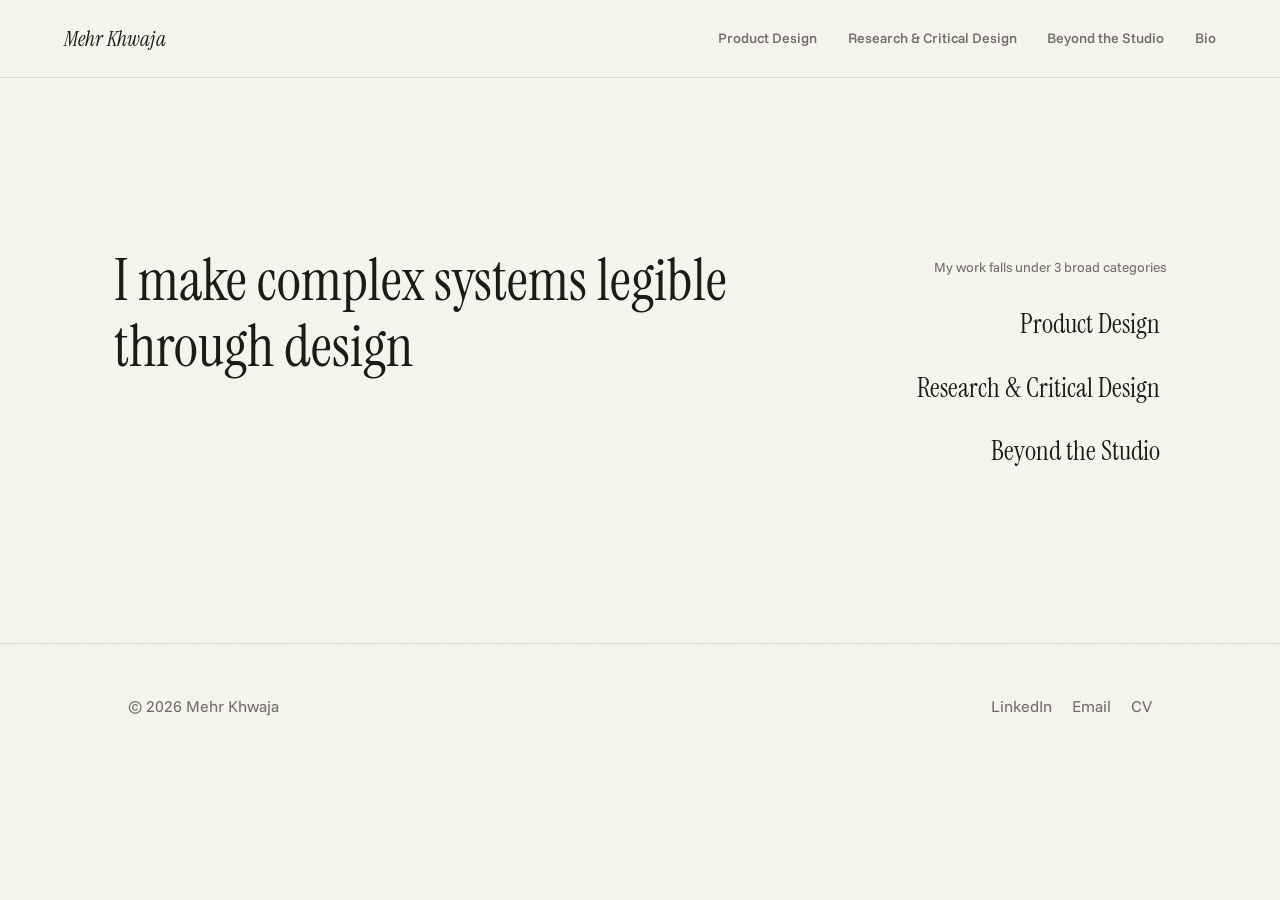
<file: index.html>
<!DOCTYPE html>
<html lang="en">
<head>
<meta charset="UTF-8" />
<meta name="viewport" content="width=device-width, initial-scale=1.0" />
<title>Mehr Khwaja | Product Designer</title>
<meta name="description" content="Mehr Khwaja is a product designer and Fulbright Scholar who makes complex systems legible through design." />
<link rel="preconnect" href="https://fonts.googleapis.com">
<link rel="preconnect" href="https://fonts.gstatic.com" crossorigin>
<link href="https://fonts.googleapis.com/css2?family=Funnel+Sans:ital,wght@0,300..800;1,300..800&family=Instrument+Serif:ital@0;1&display=swap" rel="stylesheet">
<link rel="stylesheet" href="css/style.css" />
</head>
<body class="home-page">

<canvas id="bloom-canvas"></canvas>

<header class="site-nav">
  <a class="logo" href="index.html">Mehr Khwaja</a>
  <nav>
    <a href="product-design/index.html">Product Design</a>
    <a href="research/index.html">Research &amp; Critical Design</a>
    <a href="beyond-the-studio.html">Beyond the Studio</a>
    <a href="bio.html">Bio</a>
  </nav>
</header>

<div class="hero-canvas-wrap">
  <div class="home-hero">
    <h1 id="cycling-heading" class="cycling-heading">I make complex systems legible through design</h1>

    <div class="category-block">
      <p class="category-label">My work falls under 3 broad categories</p>
      <div class="category-list">
        <a href="product-design/index.html" style="--accent: var(--c3);">Product Design</a>
        <a href="research/index.html" style="--accent: var(--c7);">Research &amp; Critical Design</a>
        <a href="beyond-the-studio.html" style="--accent: var(--c6);">Beyond the Studio</a>
      </div>
    </div>
  </div>
</div>

<footer class="site-footer">
  <div class="wrap">
    <span class="muted">© 2026 Mehr Khwaja</span>
    <div style="display:flex; gap:20px;">
      <a href="https://www.linkedin.com/in/mehr-khwaja">LinkedIn</a>
      <a href="mailto:mehrkhwaja@gmail.com">Email</a>
      <a href="https://drive.google.com/file/d/1a8_d9MdsiZJ3KASTmUxzfw3oaV_guRx1/view?usp=sharing">CV</a>
    </div>
  </div>
</footer>

<script src="js/orb.js"></script>
<script src="js/heading-cycle.js"></script>
</body>
</html>
</file>
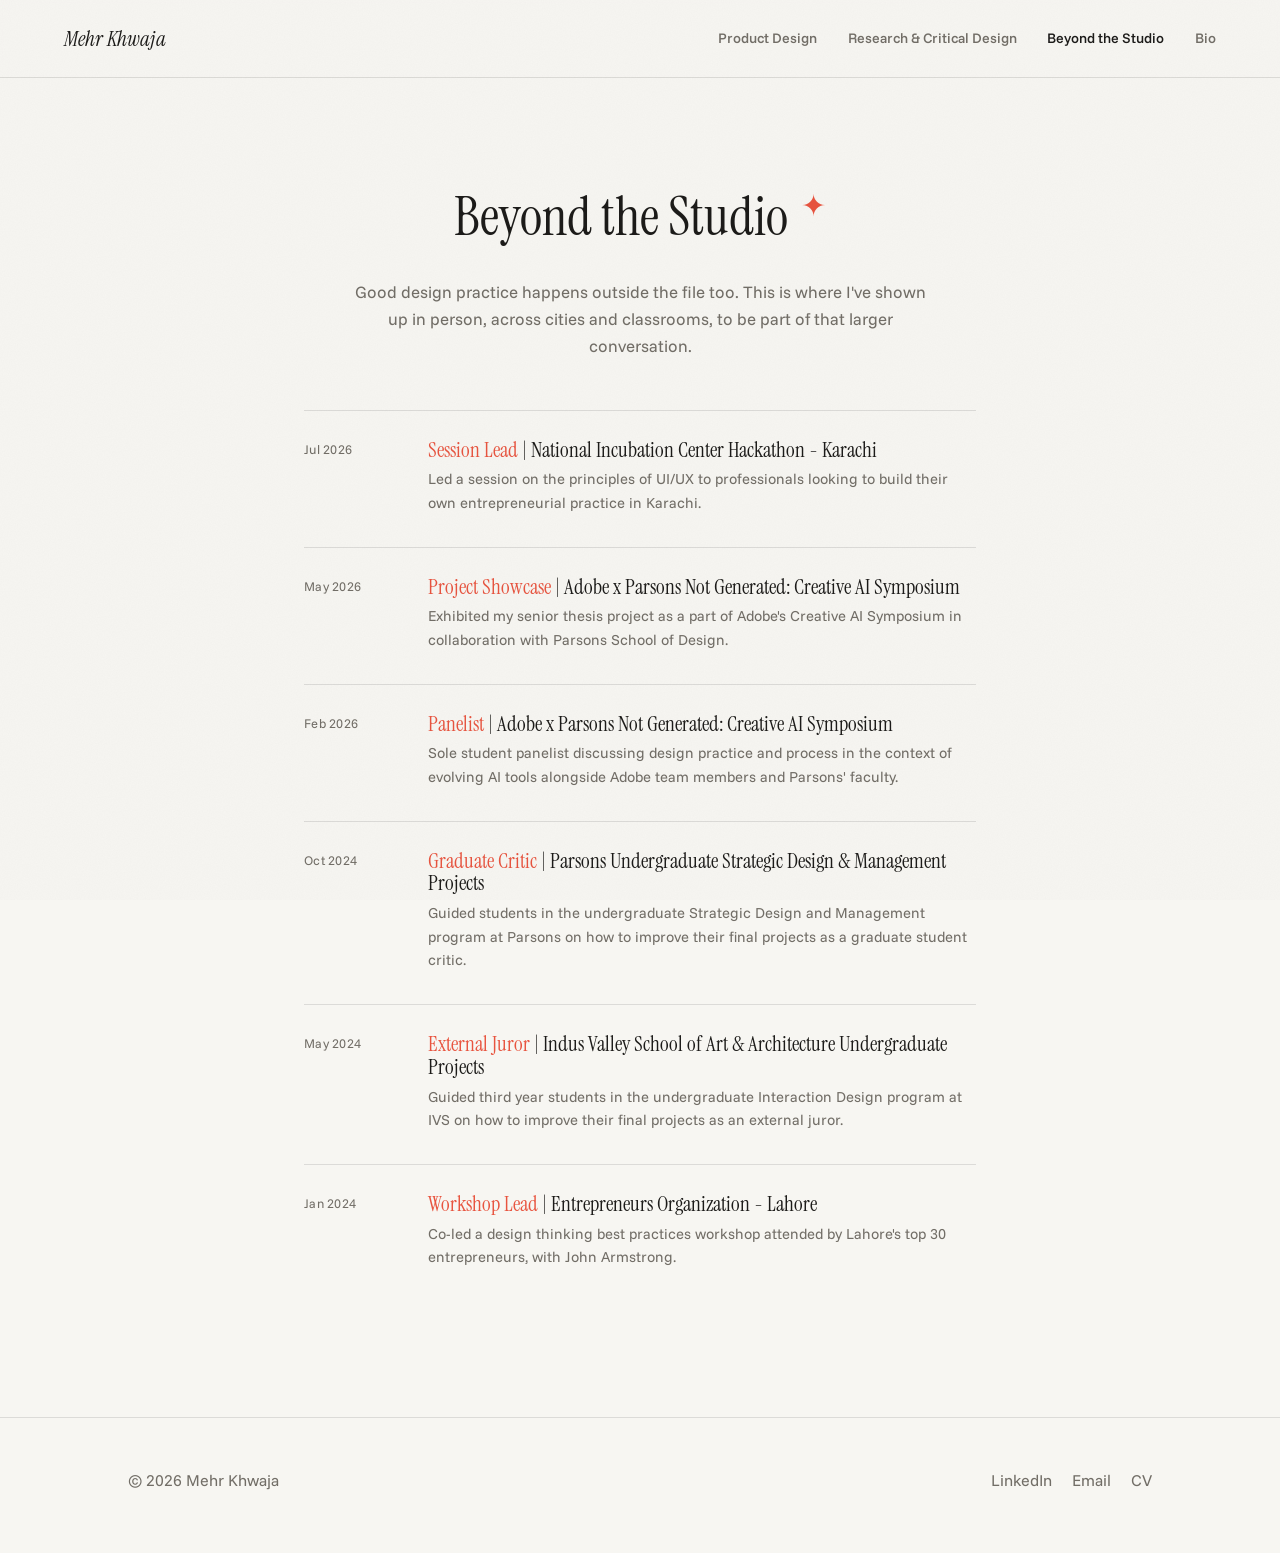
<file: beyond-the-studio.html>
<!DOCTYPE html>
<html lang="en">
<head>
<meta charset="UTF-8" />
<meta name="viewport" content="width=device-width, initial-scale=1.0" />
<title>Beyond the Studio | Mehr Khwaja</title>
<link rel="preconnect" href="https://fonts.googleapis.com">
<link rel="preconnect" href="https://fonts.gstatic.com" crossorigin>
<link href="https://fonts.googleapis.com/css2?family=Funnel+Sans:ital,wght@0,300..800;1,300..800&family=Instrument+Serif:ital@0;1&display=swap" rel="stylesheet">
<link rel="stylesheet" href="css/style.css" />
</head>
<body>

<header class="site-nav">
  <a class="logo" href="index.html">Mehr Khwaja</a>
  <nav>
    <a href="product-design/index.html">Product Design</a>
    <a href="research/index.html">Research &amp; Critical Design</a>
    <a href="beyond-the-studio.html" class="active">Beyond the Studio</a>
    <a href="bio.html">Bio</a>
  </nav>
</header>

<div class="landing-header">
  <h1>Beyond the Studio <span class="spark" style="color:var(--c6);">✦</span></h1>
  <p class="lede">Good design practice happens outside the file too. This is where I've shown up in person, across cities and classrooms, to be part of that larger conversation.</p>
</div>

<div class="timeline">

  <div class="timeline-item">
    <div class="date">Jul 2026</div>
    <div>
      <h3><span class="role">Session Lead</span> <span class="org">| National Incubation Center Hackathon - Karachi</span></h3>
      <p>Led a session on the principles of UI/UX to professionals looking to build their own entrepreneurial practice in Karachi.</p>
    </div>
  </div>

  <div class="timeline-item">
    <div class="date">May 2026</div>
    <div>
      <h3><span class="role">Project Showcase</span> <span class="org">| Adobe x Parsons Not Generated: Creative AI Symposium</span></h3>
      <p>Exhibited my senior thesis project as a part of Adobe's Creative AI Symposium in collaboration with Parsons School of Design.</p>
    </div>
  </div>

  <div class="timeline-item">
    <div class="date">Feb 2026</div>
    <div>
      <h3><span class="role">Panelist</span> <span class="org">| Adobe x Parsons Not Generated: Creative AI Symposium</span></h3>
      <p>Sole student panelist discussing design practice and process in the context of evolving AI tools alongside Adobe team members and Parsons' faculty.</p>
    </div>
  </div>

  <div class="timeline-item">
    <div class="date">Oct 2024</div>
    <div>
      <h3><span class="role">Graduate Critic</span> <span class="org">| Parsons Undergraduate Strategic Design &amp; Management Projects</span></h3>
      <p>Guided students in the undergraduate Strategic Design and Management program at Parsons on how to improve their final projects as a graduate student critic.</p>
    </div>
  </div>

  <div class="timeline-item">
    <div class="date">May 2024</div>
    <div>
      <h3><span class="role">External Juror</span> <span class="org">| Indus Valley School of Art &amp; Architecture Undergraduate Projects</span></h3>
      <p>Guided third year students in the undergraduate Interaction Design program at IVS on how to improve their final projects as an external juror.</p>
    </div>
  </div>

  <div class="timeline-item">
    <div class="date">Jan 2024</div>
    <div>
      <h3><span class="role">Workshop Lead</span> <span class="org">| Entrepreneurs Organization - Lahore</span></h3>
      <p>Co-led a design thinking best practices workshop attended by Lahore's top 30 entrepreneurs, with John Armstrong.</p>
    </div>
  </div>

</div>

<footer class="site-footer">
  <div class="wrap">
    <span class="muted">© 2026 Mehr Khwaja</span>
    <div style="display:flex; gap:20px;">
      <a href="https://www.linkedin.com/in/mehr-khwaja">LinkedIn</a>
      <a href="mailto:mehrkhwaja@gmail.com">Email</a>
      <a href="https://drive.google.com/file/d/1a8_d9MdsiZJ3KASTmUxzfw3oaV_guRx1/view?usp=sharing">CV</a>
    </div>
  </div>
</footer>

</body>
</html>
</file>
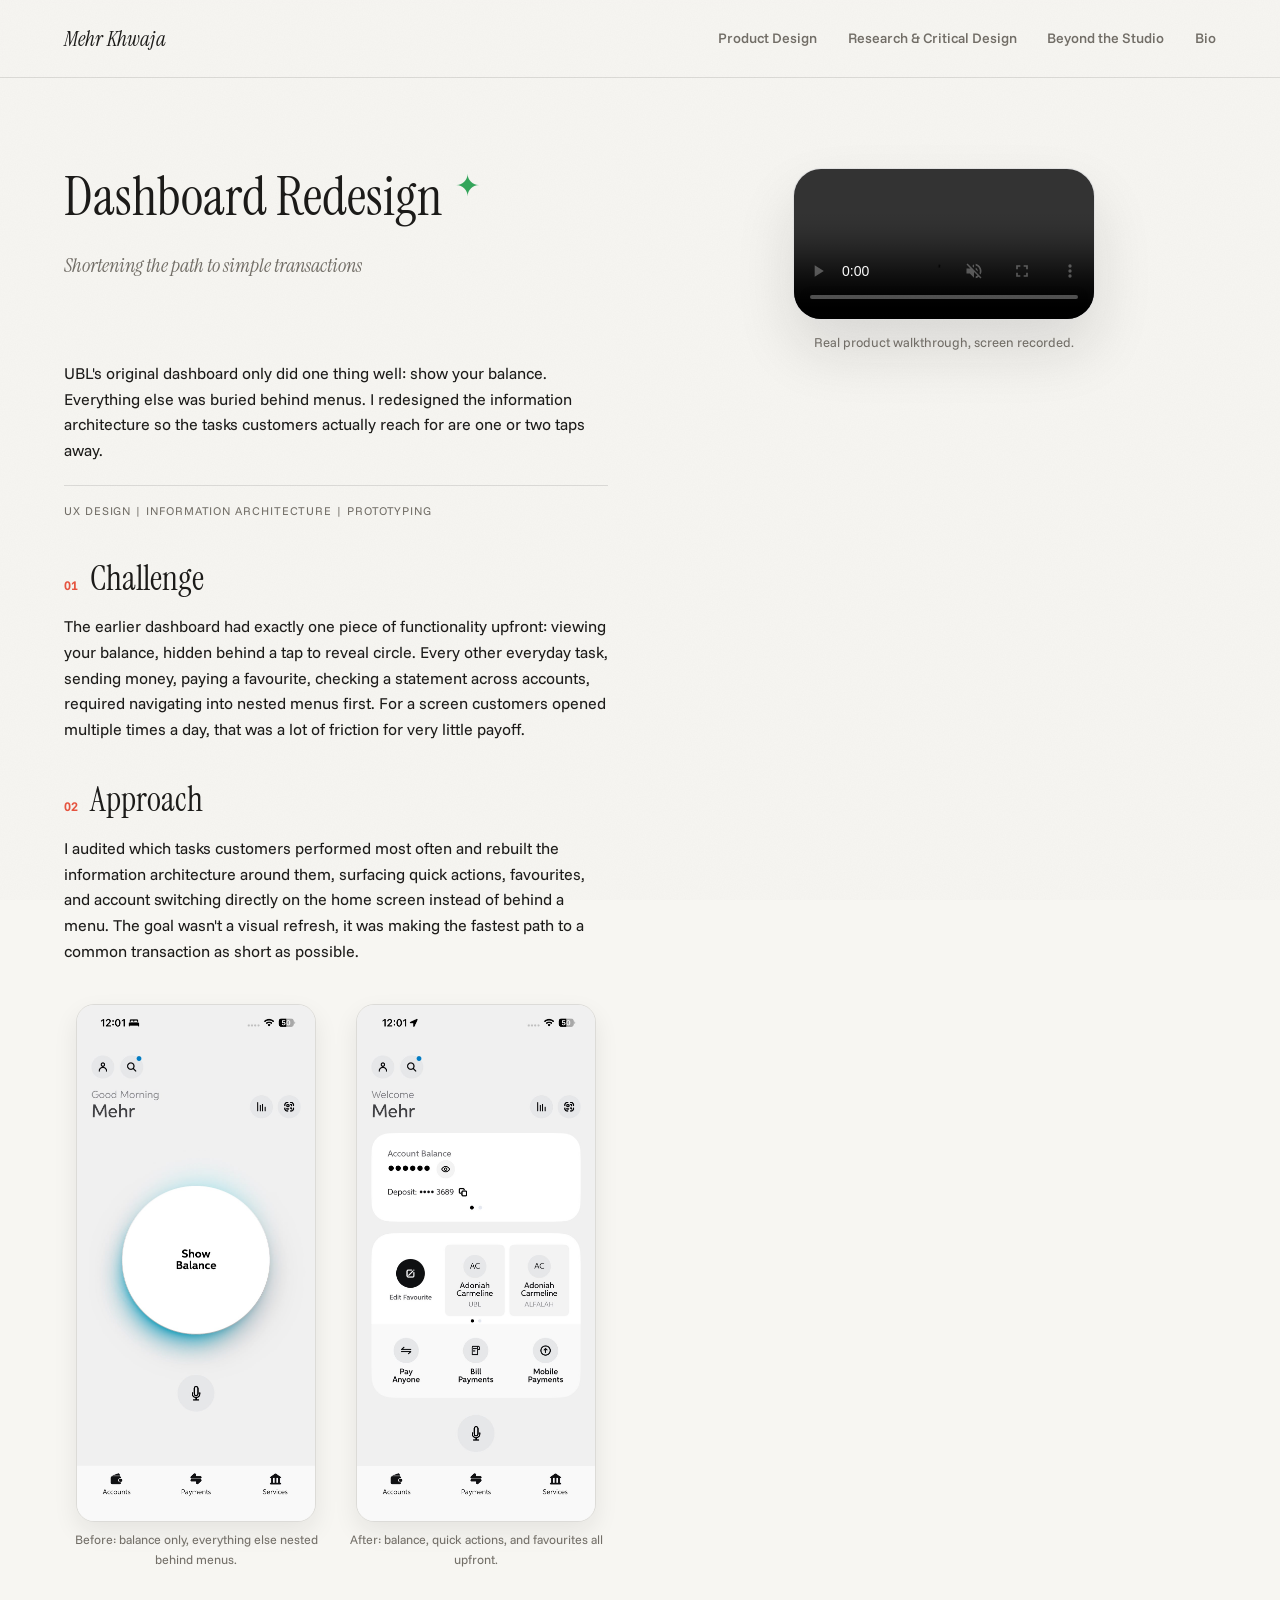
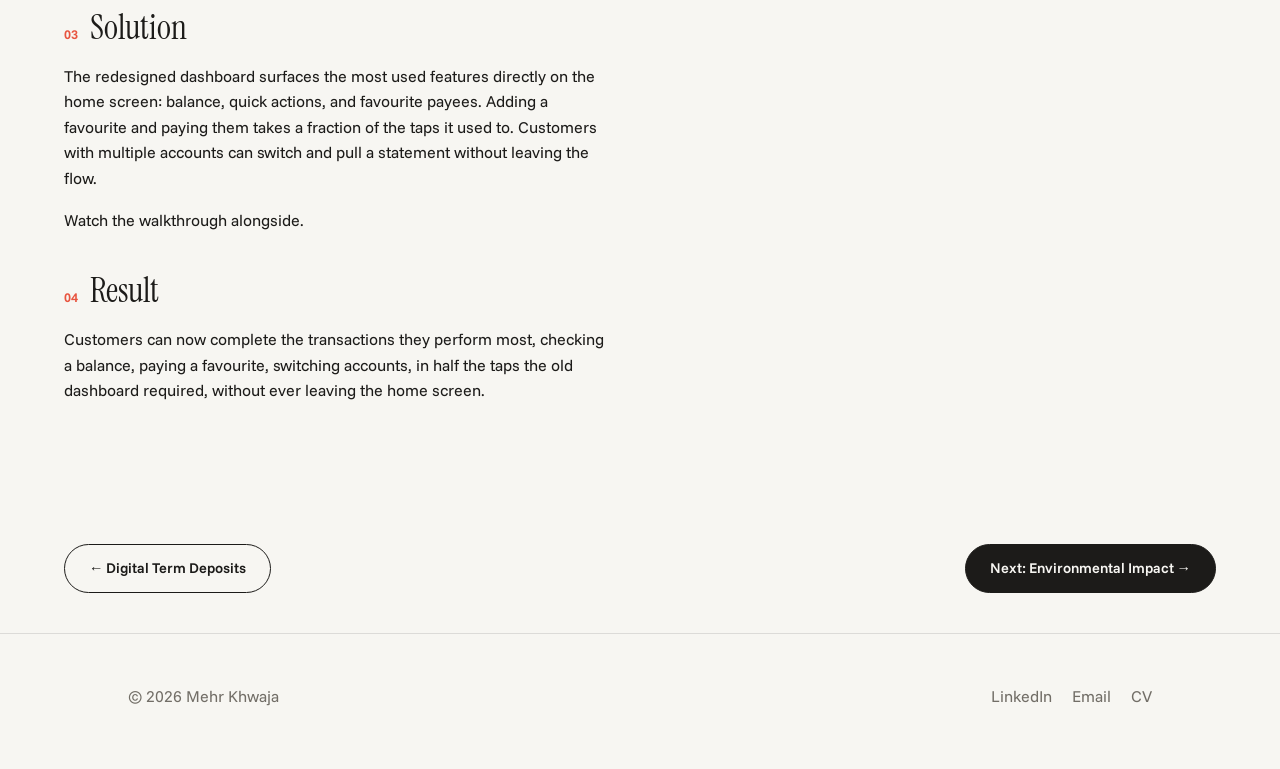
<file: product-design/dashboard-redesign.html>
<!DOCTYPE html>
<html lang="en">
<head>
<meta charset="UTF-8" />
<meta name="viewport" content="width=device-width, initial-scale=1.0" />
<title>Dashboard Redesign | Mehr Khwaja</title>
<link rel="preconnect" href="https://fonts.googleapis.com">
<link rel="preconnect" href="https://fonts.gstatic.com" crossorigin>
<link href="https://fonts.googleapis.com/css2?family=Funnel+Sans:ital,wght@0,300..800;1,300..800&family=Instrument+Serif:ital@0;1&display=swap" rel="stylesheet">
<link rel="stylesheet" href="../css/style.css" />
</head>
<body>

<header class="site-nav">
  <a class="logo" href="../index.html">Mehr Khwaja</a>
  <nav>
    <a href="index.html">Product Design</a>
    <a href="../research/index.html">Research &amp; Critical Design</a>
    <a href="../beyond-the-studio.html">Beyond the Studio</a>
    <a href="../bio.html">Bio</a>
  </nav>
</header>

<div class="cs-layout cs-layout--video">
  <div class="cs-title-block">
    <h1>Dashboard Redesign <span class="spark" style="color:var(--c5);">✦</span></h1>
    <p class="cs-subtitle">Shortening the path to simple transactions</p>
  </div>

  <div class="cs-col-media">
    <video class="cs-proto-video" src="../videos/dashboard-walkthrough.mp4" controls autoplay muted loop playsinline></video>
    <p class="cs-caption">Real product walkthrough, screen recorded.</p>
  </div>

  <div class="cs-text-rest">
    <p class="cs-lede">UBL's original dashboard only did one thing well: show your balance. Everything else was buried behind menus. I redesigned the information architecture so the tasks customers actually reach for are one or two taps away.</p>

    <hr class="cs-divider-line" />
    <div class="cs-skills">UX DESIGN | INFORMATION ARCHITECTURE | PROTOTYPING</div>

    <div class="cs-block">
      <h2><span class="step-num">01</span> Challenge</h2>
      <p>The earlier dashboard had exactly one piece of functionality upfront: viewing your balance, hidden behind a tap to reveal circle. Every other everyday task, sending money, paying a favourite, checking a statement across accounts, required navigating into nested menus first. For a screen customers opened multiple times a day, that was a lot of friction for very little payoff.</p>
    </div>

    <div class="cs-block">
      <h2><span class="step-num">02</span> Approach</h2>
      <p>I audited which tasks customers performed most often and rebuilt the information architecture around them, surfacing quick actions, favourites, and account switching directly on the home screen instead of behind a menu. The goal wasn't a visual refresh, it was making the fastest path to a common transaction as short as possible.</p>
    </div>

    <div class="cs-block">
      <div class="before-after">
        <figure>
          <img class="before-after-photo" src="../OldDashboard.jpeg" alt="Old UBL dashboard" />
          <figcaption>Before: balance only, everything else nested behind menus.</figcaption>
        </figure>
        <figure>
          <img class="before-after-photo" src="../NewDashboard.jpeg" alt="Redesigned UBL dashboard" />
          <figcaption>After: balance, quick actions, and favourites all upfront.</figcaption>
        </figure>
      </div>
    </div>

    <div class="cs-block">
      <h2><span class="step-num">03</span> Solution</h2>
      <p>The redesigned dashboard surfaces the most used features directly on the home screen: balance, quick actions, and favourite payees. Adding a favourite and paying them takes a fraction of the taps it used to. Customers with multiple accounts can switch and pull a statement without leaving the flow.</p>
      <p>Watch the walkthrough alongside.</p>
    </div>

    <div class="cs-block">
      <h2><span class="step-num">04</span> Result</h2>
      <p>Customers can now complete the transactions they perform most, checking a balance, paying a favourite, switching accounts, in half the taps the old dashboard required, without ever leaving the home screen.</p>
    </div>
  </div>
</div>

<div class="cs-footer-nav">
  <a class="btn ghost" href="term-deposits.html">← Digital Term Deposits</a>
  <a class="btn" href="environmental-impact.html">Next: Environmental Impact →</a>
</div>

<footer class="site-footer">
  <div class="wrap">
    <span class="muted">© 2026 Mehr Khwaja</span>
    <div style="display:flex; gap:20px;">
      <a href="https://www.linkedin.com/in/mehr-khwaja">LinkedIn</a>
      <a href="mailto:mehrkhwaja@gmail.com">Email</a>
      <a href="https://drive.google.com/file/d/1a8_d9MdsiZJ3KASTmUxzfw3oaV_guRx1/view?usp=sharing">CV</a>
    </div>
  </div>
</footer>

</body>
</html>
</file>
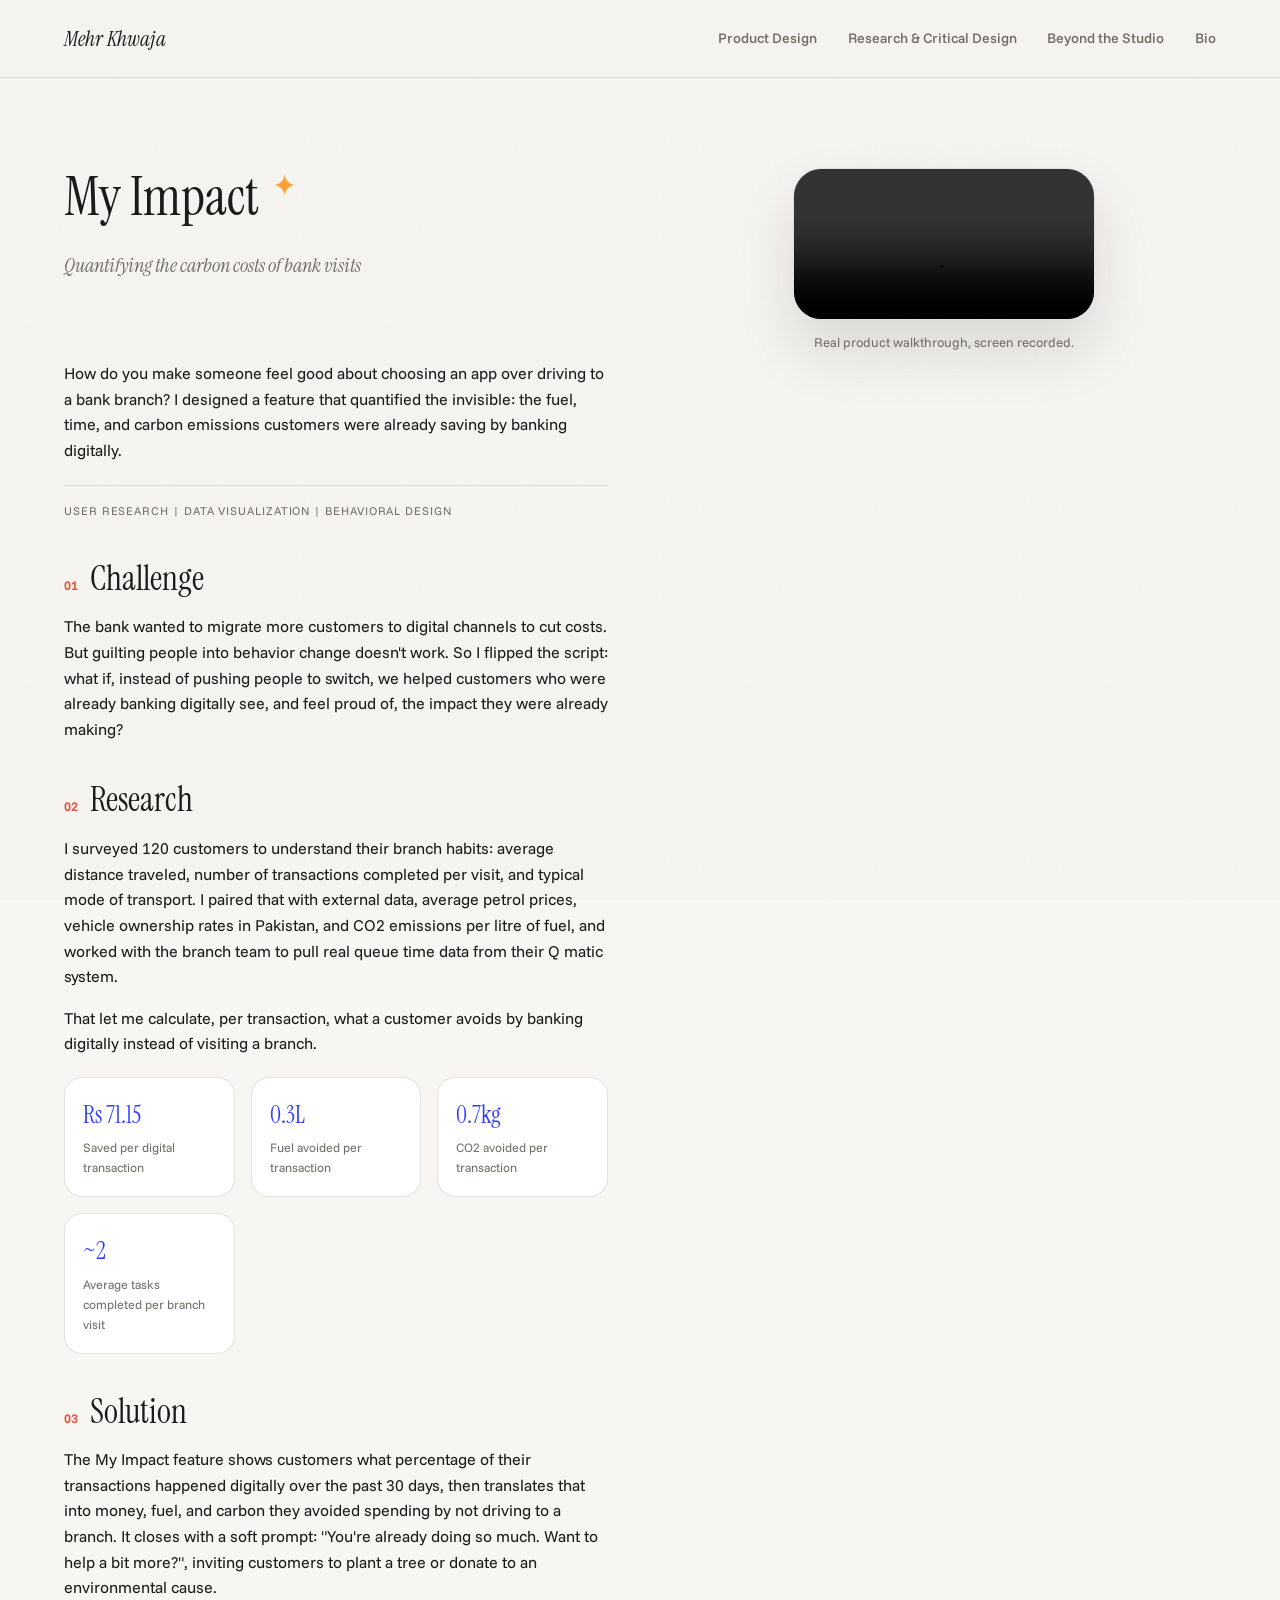
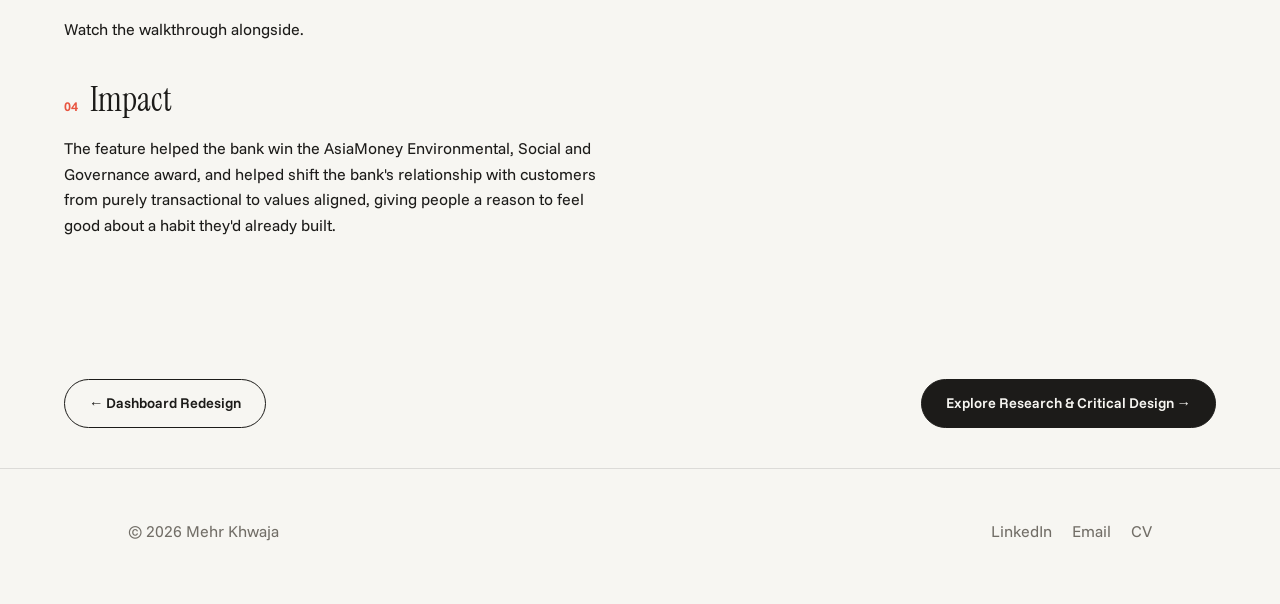
<file: product-design/environmental-impact.html>
<!DOCTYPE html>
<html lang="en">
<head>
<meta charset="UTF-8" />
<meta name="viewport" content="width=device-width, initial-scale=1.0" />
<title>My Impact | Mehr Khwaja</title>
<link rel="preconnect" href="https://fonts.googleapis.com">
<link rel="preconnect" href="https://fonts.gstatic.com" crossorigin>
<link href="https://fonts.googleapis.com/css2?family=Funnel+Sans:ital,wght@0,300..800;1,300..800&family=Instrument+Serif:ital@0;1&display=swap" rel="stylesheet">
<link rel="stylesheet" href="../css/style.css" />
</head>
<body>

<header class="site-nav">
  <a class="logo" href="../index.html">Mehr Khwaja</a>
  <nav>
    <a href="index.html">Product Design</a>
    <a href="../research/index.html">Research &amp; Critical Design</a>
    <a href="../beyond-the-studio.html">Beyond the Studio</a>
    <a href="../bio.html">Bio</a>
  </nav>
</header>

<div class="cs-layout cs-layout--video">
  <div class="cs-title-block">
    <h1>My Impact <span class="spark" style="color:var(--c4);">✦</span></h1>
    <p class="cs-subtitle">Quantifying the carbon costs of bank visits</p>
  </div>

  <div class="cs-col-media">
    <video class="cs-proto-video" src="../videos/environmental-impact-walkthrough.mp4" controls autoplay muted loop playsinline></video>
    <p class="cs-caption">Real product walkthrough, screen recorded.</p>
  </div>

  <div class="cs-text-rest">
    <p class="cs-lede">How do you make someone feel good about choosing an app over driving to a bank branch? I designed a feature that quantified the invisible: the fuel, time, and carbon emissions customers were already saving by banking digitally.</p>

    <hr class="cs-divider-line" />
    <div class="cs-skills">USER RESEARCH | DATA VISUALIZATION | BEHAVIORAL DESIGN</div>

    <div class="cs-block">
      <h2><span class="step-num">01</span> Challenge</h2>
      <p>The bank wanted to migrate more customers to digital channels to cut costs. But guilting people into behavior change doesn't work. So I flipped the script: what if, instead of pushing people to switch, we helped customers who were already banking digitally see, and feel proud of, the impact they were already making?</p>
    </div>

    <div class="cs-block">
      <h2><span class="step-num">02</span> Research</h2>
      <p>I surveyed 120 customers to understand their branch habits: average distance traveled, number of transactions completed per visit, and typical mode of transport. I paired that with external data, average petrol prices, vehicle ownership rates in Pakistan, and CO2 emissions per litre of fuel, and worked with the branch team to pull real queue time data from their Q matic system.</p>
      <p>That let me calculate, per transaction, what a customer avoids by banking digitally instead of visiting a branch.</p>
      <div class="cs-stat-row">
        <div class="cs-stat"><div class="num">Rs 71.15</div><div class="label">Saved per digital transaction</div></div>
        <div class="cs-stat"><div class="num">0.3L</div><div class="label">Fuel avoided per transaction</div></div>
        <div class="cs-stat"><div class="num">0.7kg</div><div class="label">CO2 avoided per transaction</div></div>
        <div class="cs-stat"><div class="num">~2</div><div class="label">Average tasks completed per branch visit</div></div>
      </div>
    </div>

    <div class="cs-block">
      <h2><span class="step-num">03</span> Solution</h2>
      <p>The My Impact feature shows customers what percentage of their transactions happened digitally over the past 30 days, then translates that into money, fuel, and carbon they avoided spending by not driving to a branch. It closes with a soft prompt: "You're already doing so much. Want to help a bit more?", inviting customers to plant a tree or donate to an environmental cause.</p>
      <p>Watch the walkthrough alongside.</p>
    </div>

    <div class="cs-block">
      <h2><span class="step-num">04</span> Impact</h2>
      <p>The feature helped the bank win the AsiaMoney Environmental, Social and Governance award, and helped shift the bank's relationship with customers from purely transactional to values aligned, giving people a reason to feel good about a habit they'd already built.</p>
    </div>
  </div>
</div>

<div class="cs-footer-nav">
  <a class="btn ghost" href="dashboard-redesign.html">← Dashboard Redesign</a>
  <a class="btn" href="../research/index.html">Explore Research &amp; Critical Design →</a>
</div>

<footer class="site-footer">
  <div class="wrap">
    <span class="muted">© 2026 Mehr Khwaja</span>
    <div style="display:flex; gap:20px;">
      <a href="https://www.linkedin.com/in/mehr-khwaja">LinkedIn</a>
      <a href="mailto:mehrkhwaja@gmail.com">Email</a>
      <a href="https://drive.google.com/file/d/1a8_d9MdsiZJ3KASTmUxzfw3oaV_guRx1/view?usp=sharing">CV</a>
    </div>
  </div>
</footer>

</body>
</html>
</file>
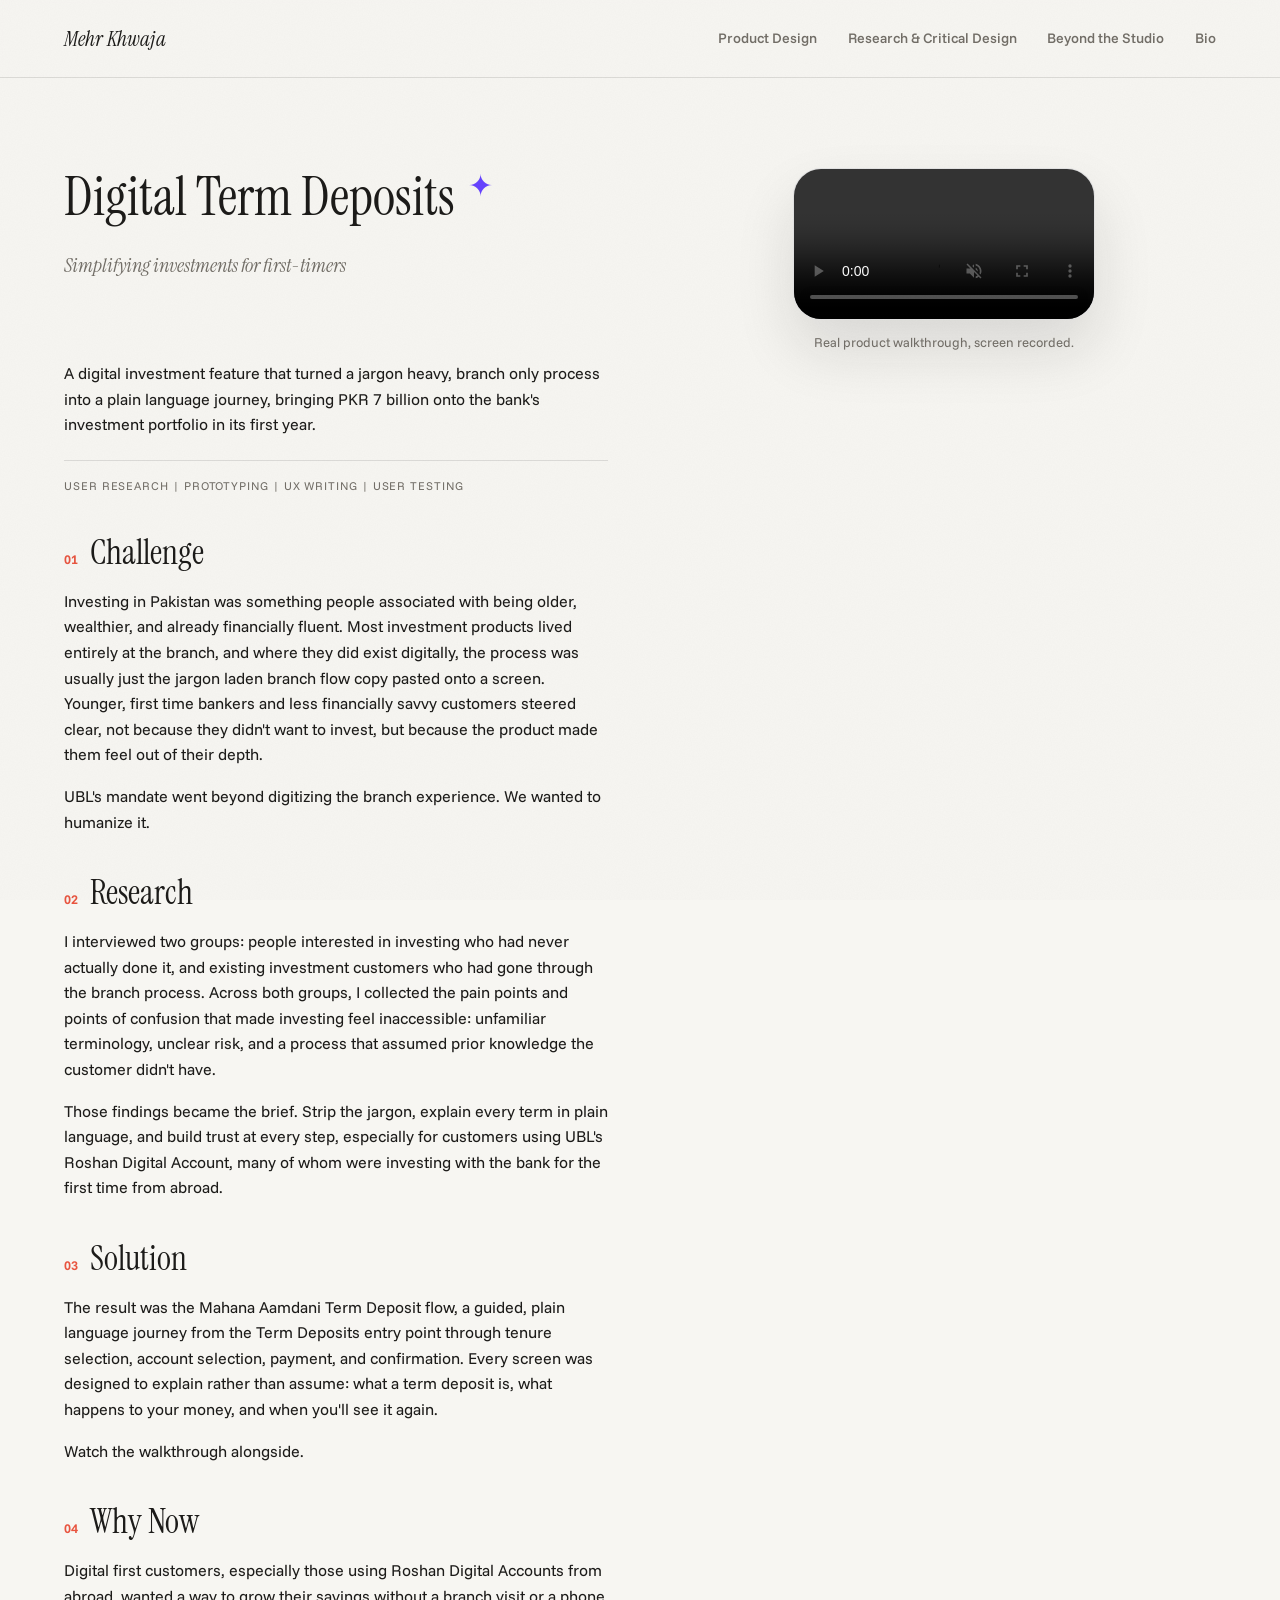
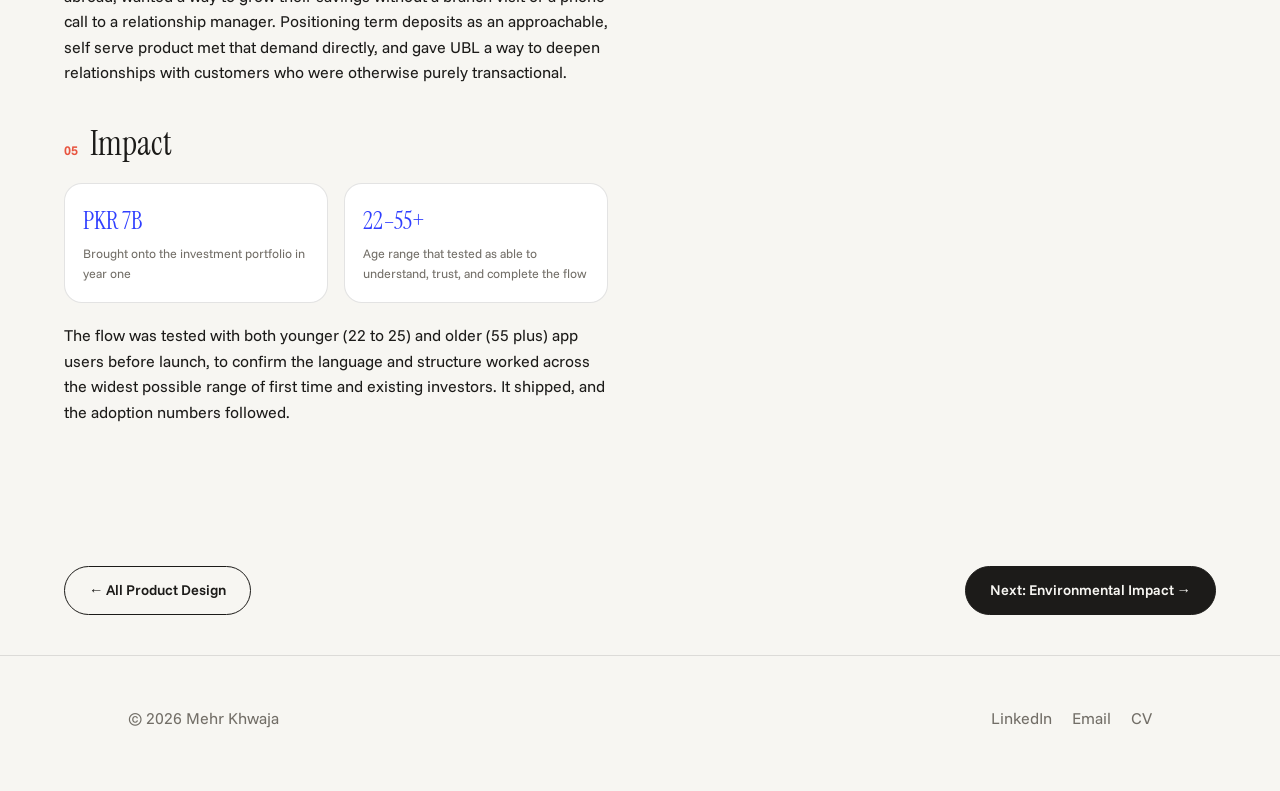
<file: product-design/term-deposits.html>
<!DOCTYPE html>
<html lang="en">
<head>
<meta charset="UTF-8" />
<meta name="viewport" content="width=device-width, initial-scale=1.0" />
<title>Digital Term Deposits | Mehr Khwaja</title>
<link rel="preconnect" href="https://fonts.googleapis.com">
<link rel="preconnect" href="https://fonts.gstatic.com" crossorigin>
<link href="https://fonts.googleapis.com/css2?family=Funnel+Sans:ital,wght@0,300..800;1,300..800&family=Instrument+Serif:ital@0;1&display=swap" rel="stylesheet">
<link rel="stylesheet" href="../css/style.css" />
</head>
<body>

<header class="site-nav">
  <a class="logo" href="../index.html">Mehr Khwaja</a>
  <nav>
    <a href="index.html">Product Design</a>
    <a href="../research/index.html">Research &amp; Critical Design</a>
    <a href="../beyond-the-studio.html">Beyond the Studio</a>
    <a href="../bio.html">Bio</a>
  </nav>
</header>

<div class="cs-layout cs-layout--video">
  <div class="cs-title-block">
    <h1>Digital Term Deposits <span class="spark" style="color:var(--c2);">✦</span></h1>
    <p class="cs-subtitle">Simplifying investments for first-timers</p>
  </div>

  <div class="cs-col-media">
    <video class="cs-proto-video" src="../videos/term-deposits-walkthrough.mp4" controls autoplay muted loop playsinline></video>
    <p class="cs-caption">Real product walkthrough, screen recorded.</p>
  </div>

  <div class="cs-text-rest">
    <p class="cs-lede">A digital investment feature that turned a jargon heavy, branch only process into a plain language journey, bringing PKR 7 billion onto the bank's investment portfolio in its first year.</p>

    <hr class="cs-divider-line" />
    <div class="cs-skills">USER RESEARCH | PROTOTYPING | UX WRITING | USER TESTING</div>

    <div class="cs-block">
      <h2><span class="step-num">01</span> Challenge</h2>
      <p>Investing in Pakistan was something people associated with being older, wealthier, and already financially fluent. Most investment products lived entirely at the branch, and where they did exist digitally, the process was usually just the jargon laden branch flow copy pasted onto a screen. Younger, first time bankers and less financially savvy customers steered clear, not because they didn't want to invest, but because the product made them feel out of their depth.</p>
      <p>UBL's mandate went beyond digitizing the branch experience. We wanted to humanize it.</p>
    </div>

    <div class="cs-block">
      <h2><span class="step-num">02</span> Research</h2>
      <p>I interviewed two groups: people interested in investing who had never actually done it, and existing investment customers who had gone through the branch process. Across both groups, I collected the pain points and points of confusion that made investing feel inaccessible: unfamiliar terminology, unclear risk, and a process that assumed prior knowledge the customer didn't have.</p>
      <p>Those findings became the brief. Strip the jargon, explain every term in plain language, and build trust at every step, especially for customers using UBL's Roshan Digital Account, many of whom were investing with the bank for the first time from abroad.</p>
    </div>

    <div class="cs-block">
      <h2><span class="step-num">03</span> Solution</h2>
      <p>The result was the Mahana Aamdani Term Deposit flow, a guided, plain language journey from the Term Deposits entry point through tenure selection, account selection, payment, and confirmation. Every screen was designed to explain rather than assume: what a term deposit is, what happens to your money, and when you'll see it again.</p>
      <p>Watch the walkthrough alongside.</p>
    </div>

    <div class="cs-block">
      <h2><span class="step-num">04</span> Why Now</h2>
      <p>Digital first customers, especially those using Roshan Digital Accounts from abroad, wanted a way to grow their savings without a branch visit or a phone call to a relationship manager. Positioning term deposits as an approachable, self serve product met that demand directly, and gave UBL a way to deepen relationships with customers who were otherwise purely transactional.</p>
    </div>

    <div class="cs-block">
      <h2><span class="step-num">05</span> Impact</h2>
      <div class="cs-stat-row">
        <div class="cs-stat"><div class="num">PKR 7B</div><div class="label">Brought onto the investment portfolio in year one</div></div>
        <div class="cs-stat"><div class="num">22–55+</div><div class="label">Age range that tested as able to understand, trust, and complete the flow</div></div>
      </div>
      <p>The flow was tested with both younger (22 to 25) and older (55 plus) app users before launch, to confirm the language and structure worked across the widest possible range of first time and existing investors. It shipped, and the adoption numbers followed.</p>
    </div>
  </div>
</div>

<div class="cs-footer-nav">
  <a class="btn ghost" href="index.html">← All Product Design</a>
  <a class="btn" href="environmental-impact.html">Next: Environmental Impact →</a>
</div>

<footer class="site-footer">
  <div class="wrap">
    <span class="muted">© 2026 Mehr Khwaja</span>
    <div style="display:flex; gap:20px;">
      <a href="https://www.linkedin.com/in/mehr-khwaja">LinkedIn</a>
      <a href="mailto:mehrkhwaja@gmail.com">Email</a>
      <a href="https://drive.google.com/file/d/1a8_d9MdsiZJ3KASTmUxzfw3oaV_guRx1/view?usp=sharing">CV</a>
    </div>
  </div>
</footer>

</body>
</html>
</file>
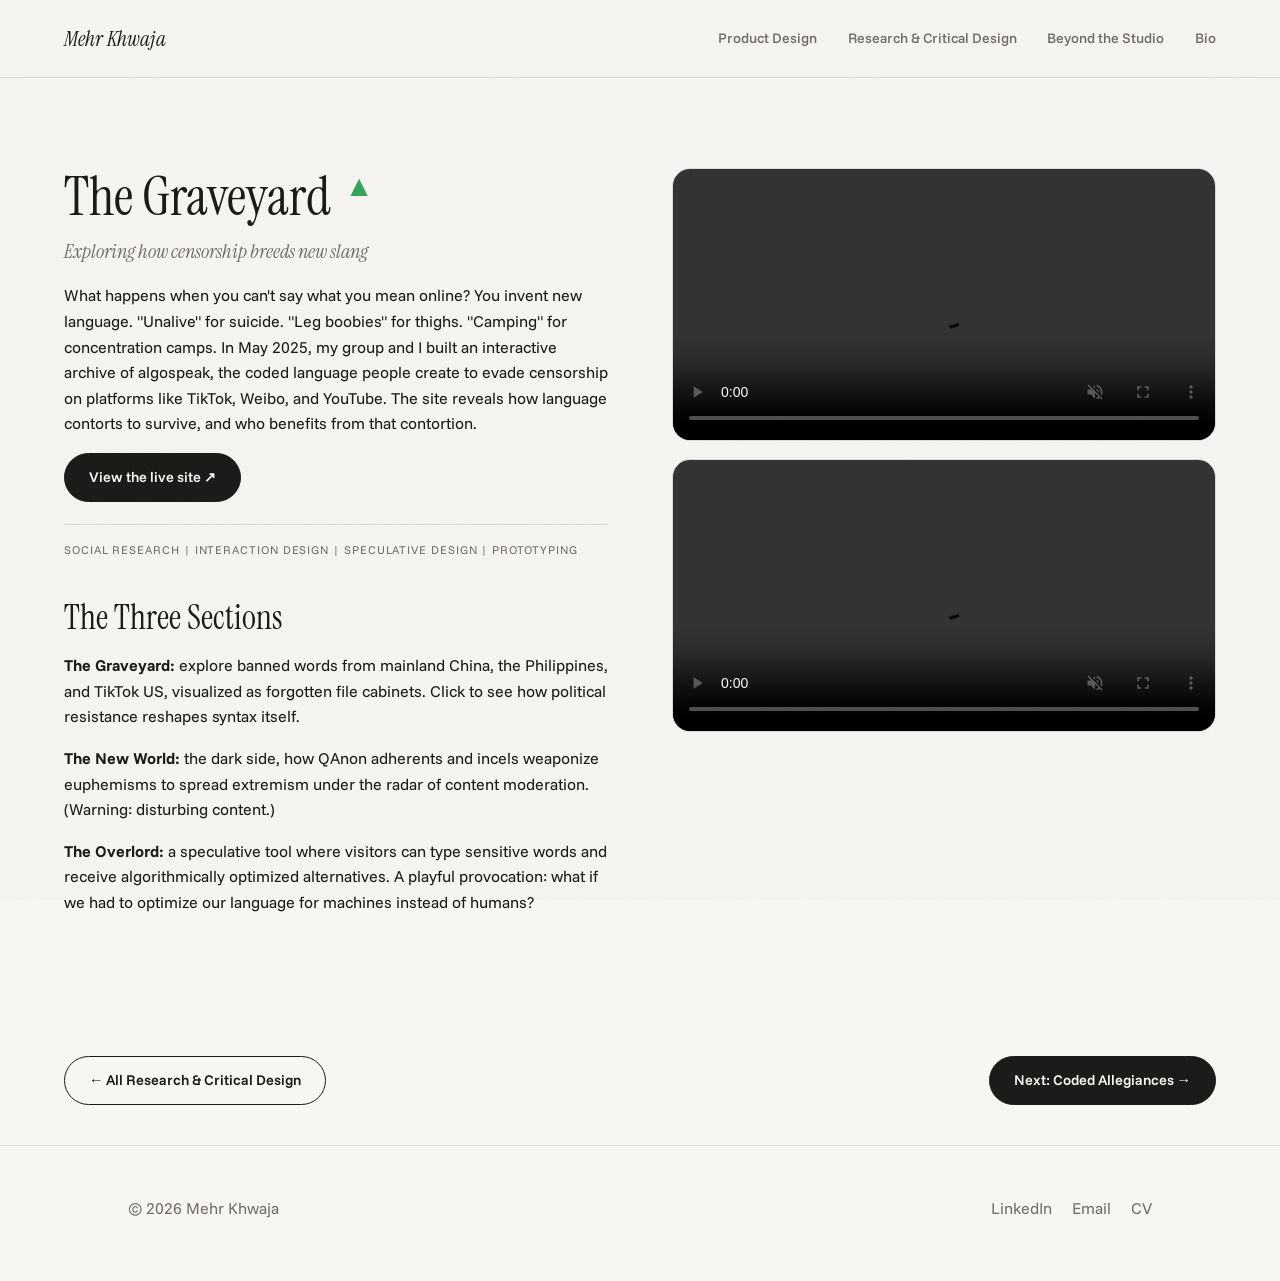
<file: research/the-graveyard.html>
<!DOCTYPE html>
<html lang="en">
<head>
<meta charset="UTF-8" />
<meta name="viewport" content="width=device-width, initial-scale=1.0" />
<title>The Graveyard | Mehr Khwaja</title>
<link rel="preconnect" href="https://fonts.googleapis.com">
<link rel="preconnect" href="https://fonts.gstatic.com" crossorigin>
<link href="https://fonts.googleapis.com/css2?family=Funnel+Sans:ital,wght@0,300..800;1,300..800&family=Instrument+Serif:ital@0;1&display=swap" rel="stylesheet">
<link rel="stylesheet" href="../css/style.css" />
</head>
<body>

<header class="site-nav">
  <a class="logo" href="../index.html">Mehr Khwaja</a>
  <nav>
    <a href="../product-design/index.html">Product Design</a>
    <a href="index.html">Research &amp; Critical Design</a>
    <a href="../beyond-the-studio.html">Beyond the Studio</a>
    <a href="../bio.html">Bio</a>
  </nav>
</header>

<div class="cs-layout">
  <div class="cs-col-text">
    <h1>The Graveyard <span class="spark" style="color:var(--c5);">▲</span></h1>
    <p class="cs-subtitle">Exploring how censorship breeds new slang</p>
    <p class="cs-lede">What happens when you can't say what you mean online? You invent new language. "Unalive" for suicide. "Leg boobies" for thighs. "Camping" for concentration camps. In May 2025, my group and I built an interactive archive of algospeak, the coded language people create to evade censorship on platforms like TikTok, Weibo, and YouTube. The site reveals how language contorts to survive, and who benefits from that contortion.</p>

    <a class="btn" href="https://graveyard.framer.website/" target="_blank" rel="noopener">View the live site ↗</a>

    <hr class="cs-divider-line" />
    <div class="cs-skills">SOCIAL RESEARCH | INTERACTION DESIGN | SPECULATIVE DESIGN | PROTOTYPING</div>

    <div class="cs-block">
      <h2>The Three Sections</h2>
      <p><strong>The Graveyard:</strong> explore banned words from mainland China, the Philippines, and TikTok US, visualized as forgotten file cabinets. Click to see how political resistance reshapes syntax itself.</p>
      <p><strong>The New World:</strong> the dark side, how QAnon adherents and incels weaponize euphemisms to spread extremism under the radar of content moderation. (Warning: disturbing content.)</p>
      <p><strong>The Overlord:</strong> a speculative tool where visitors can type sensitive words and receive algorithmically optimized alternatives. A playful provocation: what if we had to optimize our language for machines instead of humans?</p>
    </div>
  </div>

  <div class="cs-col-media">
    <div class="cs-media-stack">
      <video src="https://framerusercontent.com/assets/0Xl1Q2DUapktgvJ6WzpeYtyGI8A.mp4" autoplay muted loop playsinline controls></video>
      <video src="https://framerusercontent.com/assets/D3Lz9Io67AG8xIBXp44WoxMkDM.mp4" autoplay muted loop playsinline controls></video>
    </div>
  </div>
</div>

<div class="cs-footer-nav">
  <a class="btn ghost" href="index.html">← All Research &amp; Critical Design</a>
  <a class="btn" href="coded-allegiances.html">Next: Coded Allegiances →</a>
</div>

<footer class="site-footer">
  <div class="wrap">
    <span class="muted">© 2026 Mehr Khwaja</span>
    <div style="display:flex; gap:20px;">
      <a href="https://www.linkedin.com/in/mehr-khwaja">LinkedIn</a>
      <a href="mailto:mehrkhwaja@gmail.com">Email</a>
      <a href="https://drive.google.com/file/d/1a8_d9MdsiZJ3KASTmUxzfw3oaV_guRx1/view?usp=sharing">CV</a>
    </div>
  </div>
</footer>

</body>
</html>
</file>
<file: css/style.css>
/* ============================================
   Mehr Khwaja — Portfolio
   Shared design system v2
   ============================================ */

:root {
  --bg: #F7F6F2;
  --bg-raised: #FFFFFF;
  --ink: #1C1B19;
  --muted: #726E67;
  --line: rgba(28, 27, 25, 0.12);

  --c1: #303FFF; /* blue */
  --c2: #6643FF; /* violet */
  --c3: #DC5AA7; /* pink */
  --c4: #FFA33B; /* orange */
  --c5: #34A65B; /* green */
  --c6: #E8543F; /* coral / red */
  --c7: #F2C94C; /* yellow */

  --serif: "Instrument Serif", "Iowan Old Style", "Palatino Linotype", serif;
  --sans: "Funnel Sans", -apple-system, BlinkMacSystemFont, "Segoe UI", sans-serif;

  --maxw: 1180px;
  --pad: clamp(20px, 5vw, 64px);
  --radius: 18px;
}

* { box-sizing: border-box; }

html { scroll-behavior: smooth; }

body {
  margin: 0;
  background: var(--bg);
  color: var(--ink);
  font-family: var(--sans);
  font-size: 16px;
  line-height: 1.6;
  -webkit-font-smoothing: antialiased;
  position: relative;
}

/* subtle grain overlay across the whole page, tactile / warm */
body::before {
  content: "";
  position: fixed;
  inset: 0;
  pointer-events: none;
  z-index: 9999;
  opacity: 0.5;
  mix-blend-mode: multiply;
  background-image: url("data:image/svg+xml;utf8,<svg xmlns='http://www.w3.org/2000/svg' width='180' height='180'><filter id='n'><feTurbulence type='fractalNoise' baseFrequency='0.85' numOctaves='2' stitchTiles='stitch'/><feColorMatrix type='matrix' values='0 0 0 0 0  0 0 0 0 0  0 0 0 0 0  0 0 0 0.035 0'/></filter><rect width='100%25' height='100%25' filter='url(%23n)'/></svg>");
}

img { max-width: 100%; display: block; }
video { max-width: 100%; display: block; }

a { color: inherit; text-decoration: none; }

h1, h2, h3, h4 {
  font-family: var(--serif);
  font-weight: 400;
  line-height: 1.1;
  margin: 0 0 0.4em;
  letter-spacing: 0;
}

h1 { font-size: clamp(2.1rem, 4.2vw, 3.4rem); }
h2 { font-size: clamp(1.6rem, 2.8vw, 2.1rem); }
h3 { font-size: clamp(1.2rem, 2vw, 1.4rem); }

p { margin: 0 0 1em; color: var(--ink); }

.muted { color: var(--muted); }

.wrap {
  max-width: var(--maxw);
  margin: 0 auto;
  padding: 0 var(--pad);
}

/* ---------- Sparkle / accent icon ---------- */
.spark {
  display: inline-block;
  font-size: 0.55em;
  vertical-align: super;
  margin-left: 0.15em;
  line-height: 1;
}

/* ---------- Eyebrow labels ---------- */
.eyebrow {
  display: inline-block;
  font-family: var(--sans);
  font-size: 0.75rem;
  font-weight: 600;
  letter-spacing: 0.12em;
  text-transform: uppercase;
  color: var(--muted);
  margin-bottom: 0.9em;
}

/* ---------- Buttons ---------- */
.btn {
  display: inline-flex;
  align-items: center;
  gap: 8px;
  padding: 12px 24px;
  border-radius: 999px;
  border: 1px solid var(--ink);
  font-family: var(--sans);
  font-size: 0.9rem;
  font-weight: 600;
  background: var(--ink);
  color: var(--bg);
  cursor: pointer;
  transition: transform 0.2s ease, opacity 0.2s ease;
}
.btn:hover { transform: translateY(-2px); opacity: 0.85; }

.btn.ghost {
  background: transparent;
  color: var(--ink);
}

/* ---------- Nav ---------- */
.site-nav {
  position: sticky;
  top: 0;
  z-index: 100;
  display: flex;
  align-items: center;
  justify-content: space-between;
  padding: 22px var(--pad);
  background: rgba(247, 246, 242, 0.82);
  backdrop-filter: blur(10px);
  border-bottom: 1px solid var(--line);
}

.site-nav .logo {
  font-family: var(--serif);
  font-style: italic;
  font-size: 1.3rem;
}

.site-nav nav {
  display: flex;
  gap: clamp(14px, 2.4vw, 32px);
  font-size: 0.88rem;
  font-weight: 500;
}

.site-nav nav a {
  color: var(--muted);
  transition: color 0.15s ease;
}
.site-nav nav a:hover,
.site-nav nav a.active { color: var(--ink); }

/* phone view only — desktop/laptop nav sizing is untouched */
@media (max-width: 640px) {
  .site-nav nav {
    font-size: 0.68rem;
    gap: 10px;
  }
}

/* ---------- Cursor-orb home page ---------- */
body.home-page {
  cursor: none;
}
body.home-page a,
body.home-page button,
body.home-page * {
  cursor: none;
}

#bloom-canvas {
  position: fixed;
  inset: 0;
  width: 100vw;
  height: 100vh;
  pointer-events: none;
  z-index: 10000;
}

/* ---------- Home hero ---------- */
.hero-canvas-wrap {
  position: relative;
  overflow: hidden;
}

.home-hero {
  position: relative;
  z-index: 2;
  padding: clamp(90px, 16vw, 170px) var(--pad) clamp(90px, 14vw, 160px);
  max-width: var(--maxw);
  margin: 0 auto;
  display: grid;
  grid-template-columns: 1.3fr 0.7fr;
  gap: 40px;
  align-items: start;
}

@media (max-width: 860px) {
  .home-hero { grid-template-columns: 1fr; gap: 50px; }
}

.cycling-heading {
  font-family: var(--serif);
  font-size: clamp(2.4rem, 5vw, 3.6rem);
  line-height: 1.15;
  max-width: 640px;
  margin: 0;
  transition: opacity 0.5s ease;
}

.category-block {
  text-align: right;
  padding-top: 8px;
}

@media (max-width: 860px) {
  .category-block { text-align: left; }
}

.category-label {
  font-size: 0.85rem;
  color: var(--muted);
  margin-bottom: 14px;
}

.category-list a {
  position: relative;
  display: block;
  font-family: var(--serif);
  font-size: clamp(1.3rem, 2.4vw, 1.7rem);
  color: var(--ink);
  padding: 10px 6px;
  text-decoration: none;
  transition: color 0.3s ease;
  z-index: 1;
}

.category-list a::before {
  content: "";
  position: absolute;
  inset: -10px -30px;
  border-radius: 50%;
  background: var(--accent, var(--c3));
  filter: blur(30px);
  opacity: 0;
  transition: opacity 0.35s ease;
  z-index: -1;
}

.category-list a:hover {
  color: var(--accent, var(--c3));
  text-decoration: underline;
  text-decoration-color: var(--accent, var(--c3));
}

.category-list a:hover::before { opacity: 0.4; }

/* ---------- Landing page header (Product Design / Research) ---------- */
.landing-header {
  max-width: 720px;
  margin: 0 auto;
  padding: clamp(70px, 11vw, 110px) var(--pad) 30px;
  text-align: center;
}

.landing-header h1 { display: inline-block; }

.landing-header p.lede {
  color: var(--muted);
  font-size: 1.05rem;
  max-width: 620px;
  margin: 0.6em auto 0;
}

/* ---------- Landing card grid ---------- */
.landing-cards {
  max-width: var(--maxw);
  margin: 0 auto;
  padding: 10px var(--pad) 120px;
  display: grid;
  grid-template-columns: repeat(3, 1fr);
  gap: 22px;
}

@media (max-width: 860px) {
  .landing-cards { grid-template-columns: 1fr; }
}

.landing-card {
  display: block;
  border: 1px solid var(--line);
  border-radius: var(--radius);
  background: var(--bg-raised);
  overflow: hidden;
  transition: transform 0.25s ease, box-shadow 0.25s ease;
}

.landing-card:hover {
  transform: translateY(-4px);
  box-shadow: 0 18px 40px rgba(28, 27, 25, 0.08);
}

.landing-card .thumb {
  width: 100%;
  aspect-ratio: 4 / 3;
  object-fit: cover;
  border-bottom: 1px solid var(--line);
}

.landing-card .card-body {
  padding: 20px 22px 24px;
}

.landing-card h3 {
  font-size: 1.32rem;
  margin: 0 0 10px;
}

.landing-card .skills-line {
  font-family: var(--sans);
  font-size: 0.78rem;
  color: var(--muted);
  margin: 0;
}

/* ---------- Case study two-column sticky layout ---------- */
.cs-layout {
  max-width: 1320px;
  margin: 0 auto;
  padding: clamp(60px, 9vw, 90px) var(--pad) 100px;
  display: grid;
  grid-template-columns: 1fr 1fr;
  gap: clamp(30px, 5vw, 70px);
  align-items: start;
}

@media (max-width: 900px) {
  .cs-layout { grid-template-columns: 1fr; }
}

.cs-col-text h1 { margin-bottom: 0.15em; }

.cs-subtitle {
  font-family: var(--serif);
  font-style: italic;
  font-size: 1.25rem;
  color: var(--muted);
  margin: 0 0 0.8em;
}

.cs-lede {
  color: var(--ink);
  font-size: 1rem;
  max-width: 560px;
}

.cs-divider-line {
  border: none;
  border-top: 1px solid var(--line);
  margin: 22px 0 16px;
}

.cs-skills {
  font-size: 0.72rem;
  letter-spacing: 0.08em;
  text-transform: uppercase;
  color: var(--muted);
  margin-bottom: 40px;
}

.cs-block {
  margin-bottom: 40px;
  max-width: 620px;
}

.cs-block h2 {
  display: flex;
  align-items: baseline;
  gap: 12px;
  margin-bottom: 0.5em;
}

.cs-block h2 .step-num {
  font-family: var(--sans);
  font-size: 0.8rem;
  font-weight: 700;
  color: var(--c6);
}

.cs-block p { color: var(--ink); }

.cs-stat-row {
  display: grid;
  grid-template-columns: repeat(auto-fit, minmax(140px, 1fr));
  gap: 16px;
  margin: 20px 0;
}

.cs-stat {
  padding: 18px 18px;
  border-radius: var(--radius);
  background: var(--bg-raised);
  border: 1px solid var(--line);
}

.cs-stat .num {
  font-family: var(--serif);
  font-size: 1.5rem;
  color: var(--c1);
}
.cs-stat .label {
  font-size: 0.78rem;
  color: var(--muted);
  margin-top: 4px;
}

/* sticky media column */
.cs-col-media {
  position: sticky;
  top: 100px;
}

@media (max-width: 900px) {
  .cs-col-media { position: static; margin-bottom: 40px; }
}

/* ---------- Case study layout variant: video replaces the prototype.
   Desktop: title + rest of text share the left column, video sticks on the right.
   Mobile: title, then video, then the rest of the text, in that order. ---------- */
.cs-layout--video {
  grid-template-areas: "title media" "rest media";
  grid-auto-rows: min-content;
}
.cs-layout--video .cs-title-block { grid-area: title; }
.cs-layout--video .cs-col-media { grid-area: media; }
.cs-layout--video .cs-text-rest { grid-area: rest; }

@media (max-width: 900px) {
  .cs-layout--video {
    grid-template-columns: 1fr;
    grid-template-areas: "title" "media" "rest";
  }
}

.cs-proto-video {
  width: auto;
  max-width: 100%;
  height: auto;
  max-height: min(74vh, 740px);
  margin: 0 auto;
  display: block;
  border-radius: 28px;
  border: 1px solid var(--line);
  box-shadow: 0 30px 60px rgba(28, 27, 25, 0.12);
  background: #fff;
}

@media (max-width: 900px) {
  .cs-proto-video {
    max-height: 52vh;
  }
}

.cs-media-stack {
  display: flex;
  flex-direction: column;
  gap: 18px;
}

.cs-media-stack img,
.cs-media-stack video {
  border-radius: var(--radius);
  border: 1px solid var(--line);
  width: 100%;
}

.fan-cards {
  display: flex;
  justify-content: center;
  padding: 10px 0;
}
.fan-cards img {
  width: 32%;
  border-radius: 12px;
  border: 1px solid var(--line);
  box-shadow: 0 10px 24px rgba(28,27,25,0.08);
  margin-left: -20px;
}
.fan-cards img:first-child { margin-left: 0; transform: rotate(-4deg); }
.fan-cards img:nth-child(2) { transform: translateY(-8px) rotate(1deg); z-index: 2; position: relative; }
.fan-cards img:last-child { transform: rotate(4deg); }

.media-placeholder-row {
  display: grid;
  grid-template-columns: 1fr 1fr;
  gap: 18px;
}
.media-placeholder-row > div,
.media-placeholder {
  aspect-ratio: 3/4;
  border-radius: var(--radius);
  border: 1px solid var(--line);
  overflow: hidden;
}
.media-placeholder-row img, .media-placeholder img,
.media-placeholder-row video, .media-placeholder video {
  width: 100%; height: 100%; object-fit: cover;
}

/* ---------- Interactive prototype frame ---------- */
.proto-frame {
  max-width: 380px;
  margin: 0 auto;
  border-radius: 34px;
  border: 8px solid var(--ink);
  background: var(--ink);
  overflow: hidden;
  box-shadow: 0 30px 60px rgba(28, 27, 25, 0.15);
}

.proto-screen {
  position: relative;
  aspect-ratio: 9 / 19.5;
  background: #fff;
  overflow: hidden;
}

.proto-screen .screen {
  position: absolute;
  inset: 0;
  display: none;
  flex-direction: column;
  padding: 24px 18px;
  font-family: var(--sans);
  overflow-y: auto;
}
.proto-screen .screen.active { display: flex; }

.proto-controls {
  display: flex;
  justify-content: center;
  gap: 10px;
  margin-top: 16px;
}

.proto-controls button {
  border: 1px solid var(--line);
  background: var(--bg-raised);
  border-radius: 999px;
  padding: 8px 18px;
  font-size: 0.8rem;
  font-weight: 600;
  cursor: pointer;
  font-family: var(--sans);
}
.proto-controls button:disabled { opacity: 0.35; cursor: not-allowed; }

.proto-dots {
  display: flex;
  flex-wrap: wrap;
  justify-content: center;
  gap: 6px;
  margin-top: 12px;
  max-width: 300px;
  margin-left: auto;
  margin-right: auto;
}
.proto-dots span {
  width: 6px; height: 6px; border-radius: 50%;
  background: var(--line);
  cursor: pointer;
}
.proto-dots span.active { background: var(--c1); }

.cs-caption {
  font-size: 0.82rem;
  color: var(--muted);
  text-align: center;
  margin-top: 12px;
}

/* ---------- Prototype screen UI kit ---------- */
.scr-title { font-family: var(--serif); font-size: 1.25rem; margin: 0 0 6px; }
.scr-sub { font-size: 0.82rem; color: var(--muted); margin: 0 0 16px; }
.scr-spacer { flex: 1; }
.scr-label { font-size: 0.68rem; color: var(--muted); text-transform: uppercase; letter-spacing: 0.06em; margin-bottom: 4px; }

.scr-button {
  display: block;
  width: 100%;
  text-align: center;
  padding: 13px;
  border-radius: 999px;
  border: none;
  background: var(--ink);
  color: #fff;
  font-family: var(--sans);
  font-weight: 600;
  font-size: 0.85rem;
  cursor: pointer;
}
.scr-button.secondary {
  background: transparent;
  color: var(--ink);
  border: 1px solid var(--line);
}
.scr-button:disabled { background: var(--line); color: var(--muted); cursor: not-allowed; }

.chip-row { display: flex; flex-wrap: wrap; gap: 8px; margin-bottom: 16px; }
.chip {
  padding: 9px 14px;
  border-radius: 999px;
  border: 1px solid var(--line);
  font-size: 0.76rem;
  font-weight: 600;
  cursor: pointer;
  background: #fff;
}
.chip.selected { background: var(--c1); border-color: var(--c1); color: #fff; }

.list-row {
  display: flex;
  justify-content: space-between;
  align-items: center;
  padding: 12px 0;
  border-bottom: 1px solid var(--line);
  font-size: 0.84rem;
  cursor: pointer;
}
.list-row .rname { font-weight: 600; }
.list-row .rsub { color: var(--muted); font-size: 0.74rem; }
.list-row.selected { color: var(--c1); }

.modal-overlay {
  position: absolute;
  inset: 0;
  background: rgba(28,27,25,0.4);
  display: flex;
  align-items: flex-end;
  z-index: 5;
}
.modal-box {
  background: #fff;
  border-radius: 22px 22px 0 0;
  padding: 22px 20px 26px;
  width: 100%;
}
.modal-box .shield {
  width: 38px; height: 38px; border-radius: 50%;
  background: var(--c4); color: #fff;
  display: flex; align-items: center; justify-content: center;
  font-size: 1.05rem; margin-bottom: 12px;
}

.numpad {
  display: grid;
  grid-template-columns: repeat(3, 1fr);
  gap: 8px;
  margin: 12px 0;
}
.numpad button {
  padding: 10px 0;
  border-radius: 12px;
  border: 1px solid var(--line);
  background: #fff;
  font-family: var(--serif);
  font-size: 1rem;
  cursor: pointer;
}

.success-check {
  width: 52px; height: 52px; border-radius: 50%;
  background: var(--c1); color: #fff;
  display: flex; align-items: center; justify-content: center;
  font-size: 1.4rem; margin: 0 auto 14px;
}

.balance-card {
  border-radius: 16px;
  padding: 18px;
  color: #fff;
  background: linear-gradient(135deg, var(--c2), var(--c3));
  margin-bottom: 14px;
  position: relative;
}
.balance-card .amt { font-family: var(--serif); font-size: 1.4rem; margin: 4px 0; }
.balance-card .acct { font-size: 0.68rem; opacity: 0.85; }
.balance-card.dim { filter: blur(3px); user-select: none; }

.balance-card.alt { background: linear-gradient(135deg, var(--c4), var(--c3)); }

.quick-grid {
  display: grid;
  grid-template-columns: repeat(3, 1fr);
  gap: 10px;
  margin-bottom: 14px;
}
.quick-grid .qi {
  text-align: center;
  font-size: 0.66rem;
  color: var(--ink);
  cursor: pointer;
}
.quick-grid .qi .ico {
  width: 38px; height: 38px; border-radius: 50%;
  background: var(--bg);
  border: 1px solid var(--line);
  display: flex; align-items: center; justify-content: center;
  margin: 0 auto 6px;
  font-size: 0.95rem;
}

.avatar-row { display: flex; gap: 10px; margin-bottom: 14px; }
.avatar-row .av {
  width: 34px; height: 34px; border-radius: 50%;
  background: var(--c2); color: #fff;
  display: flex; align-items: center; justify-content: center;
  font-size: 0.68rem; font-weight: 700;
}

.toggle-row {
  display: flex;
  justify-content: space-between;
  align-items: center;
  padding: 10px 0;
  border-bottom: 1px solid var(--line);
  font-size: 0.84rem;
}
.toggle {
  width: 34px; height: 20px; border-radius: 999px;
  background: var(--line);
  position: relative;
  cursor: pointer;
  flex-shrink: 0;
}
.toggle::after {
  content: "";
  position: absolute;
  top: 2px; left: 2px;
  width: 16px; height: 16px; border-radius: 50%;
  background: #fff;
  transition: left 0.2s ease;
}
.toggle.on { background: var(--c5); }
.toggle.on::after { left: 16px; }

.env-ring {
  width: 118px; height: 118px;
  border-radius: 50%;
  margin: 4px auto 16px;
  display: flex; align-items: center; justify-content: center;
  background: conic-gradient(var(--c1) 0% 68%, var(--line) 68% 100%);
}
.env-ring .inner {
  width: 90px; height: 90px; border-radius: 50%;
  background: #fff;
  display: flex; flex-direction: column; align-items: center; justify-content: center;
}
.env-ring .inner .pct { font-family: var(--serif); font-size: 1.3rem; }
.env-ring .inner .lbl { font-size: 0.6rem; color: var(--muted); }

.mini-bottom-nav {
  margin-top: auto;
  display: flex;
  justify-content: space-around;
  padding-top: 12px;
  border-top: 1px solid var(--line);
  font-size: 0.6rem;
  color: var(--muted);
}

.reveal-circle {
  width: 90px; height: 90px; border-radius: 50%;
  background: radial-gradient(circle at 35% 30%, #fff, var(--c1) 80%);
  display: flex; align-items: center; justify-content: center;
  margin: 26px auto 10px;
  font-size: 1.2rem;
  color: #fff;
}

.stmt-row {
  display: flex;
  justify-content: space-between;
  padding: 10px 0;
  border-bottom: 1px solid var(--line);
  font-size: 0.76rem;
}

.before-after {
  display: grid;
  grid-template-columns: 1fr 1fr;
  gap: 16px;
  align-items: start;
}
@media (max-width: 620px) { .before-after { grid-template-columns: 1fr; } }
.before-after figure { margin: 0; }
.before-after figcaption {
  text-align: center;
  font-size: 0.78rem;
  color: var(--muted);
  margin-top: 8px;
}

.before-after-photo {
  width: 100%;
  max-width: 240px;
  margin: 0 auto;
  display: block;
  border-radius: 18px;
  border: 1px solid var(--line);
  box-shadow: 0 10px 24px rgba(28, 27, 25, 0.08);
}

.mini-phone {
  width: 100%;
  max-width: 240px;
  aspect-ratio: 9 / 19.5;
  margin: 0 auto;
  border-radius: 26px;
  border: 6px solid var(--ink);
  background: #fff;
  padding: 18px 15px;
  overflow: hidden;
  display: flex;
  flex-direction: column;
}

/* ---------- Bio page ---------- */
.bio-hero {
  max-width: var(--maxw);
  margin: 0 auto;
  padding: clamp(70px, 12vw, 130px) var(--pad) 20px;
}

.bio-hero .name-ipa {
  font-family: var(--serif);
  font-style: italic;
  color: var(--muted);
}

.bio-grid {
  max-width: var(--maxw);
  margin: 0 auto;
  padding: 20px var(--pad) 100px;
  display: grid;
  grid-template-columns: 1.1fr 0.9fr;
  gap: 60px;
}

@media (max-width: 800px) {
  .bio-grid { grid-template-columns: 1fr; }
}

.bio-photo {
  border-radius: var(--radius);
  overflow: hidden;
  border: 1px solid var(--line);
  position: relative;
  aspect-ratio: 1 / 1;
}
.bio-photo img { position: absolute; inset: 0; width: 100%; height: 100%; object-fit: cover; transition: opacity 0.5s ease; }
.bio-photo img.alt { opacity: 0; }
.bio-photo:hover img.alt { opacity: 1; }
.bio-photo:hover img.base { opacity: 0; }

.bio-contact {
  display: flex;
  gap: 16px;
  margin-top: 20px;
  flex-wrap: wrap;
}

/* ---------- Beyond the Studio ---------- */
.timeline {
  max-width: 800px;
  margin: 0 auto;
  padding: 20px var(--pad) 120px;
  display: grid;
  gap: 4px;
}

.timeline-item {
  display: grid;
  grid-template-columns: 100px 1fr;
  gap: 24px;
  padding: 28px 0;
  border-top: 1px solid var(--line);
}

@media (max-width: 600px) {
  .timeline-item { grid-template-columns: 1fr; gap: 6px; }
}

.timeline-item .date {
  font-size: 0.8rem;
  color: var(--muted);
  letter-spacing: 0.02em;
}

.timeline-item h3 {
  margin-bottom: 6px;
  font-size: 1.3rem;
}
.timeline-item h3 .role { color: var(--c6); }
.timeline-item h3 .org { color: var(--ink); }
.timeline-item p { color: var(--muted); margin-bottom: 0; font-size: 0.92rem; }

/* ---------- Footer ---------- */
footer.site-footer {
  border-top: 1px solid var(--line);
  padding: 50px var(--pad) 60px;
}

footer.site-footer .wrap {
  display: flex;
  justify-content: space-between;
  align-items: center;
  flex-wrap: wrap;
  gap: 16px;
}

footer.site-footer a { color: var(--muted); }
footer.site-footer a:hover { color: var(--ink); }

/* ---------- Section landing footer links / divider ---------- */
.divider {
  max-width: var(--maxw);
  margin: 0 auto;
  padding: 0 var(--pad);
}
.divider hr {
  border: none;
  border-top: 1px solid var(--line);
}

.cs-footer-nav {
  max-width: 1320px;
  margin: 0 auto;
  padding: 0 var(--pad) 40px;
  display: flex;
  justify-content: space-between;
  align-items: center;
  gap: 20px;
  flex-wrap: wrap;
}

/* ---------- Utility ---------- */
.center { text-align: center; }
.mt-0 { margin-top: 0; }
</file>
